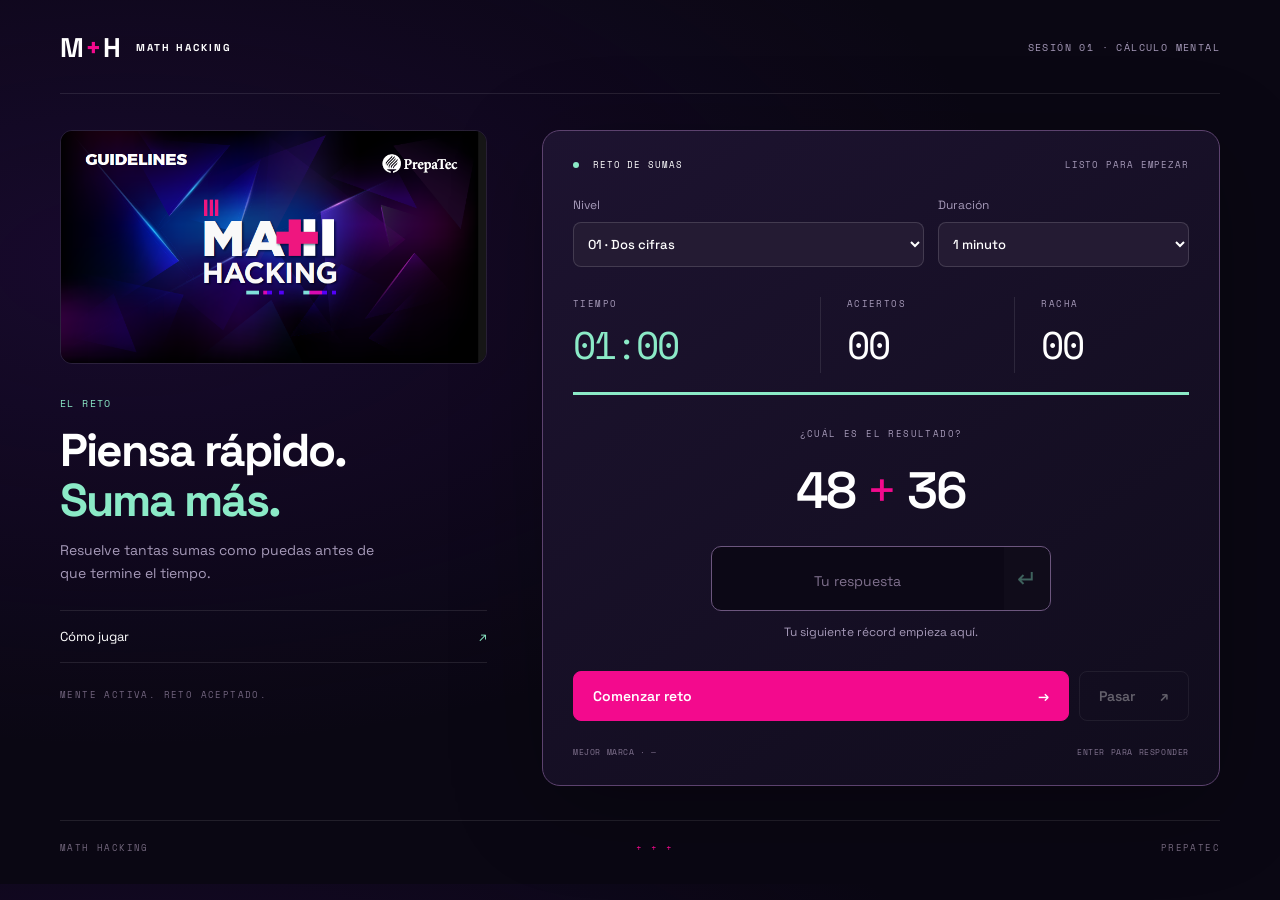
<file: index.html>
<!doctype html>
<html lang="es"><head><meta charset="utf-8"><meta name="viewport" content="width=device-width,initial-scale=1"><meta name="theme-color" content="#110a29"><title>Math Hacking · Reto de sumas</title><link rel="stylesheet" href="style.css"><script defer src="app.js"></script></head>
<body><main><header><a class="brand" href="./">M<span>+</span>H <small>MATH HACKING</small></a><span class="session">SESIÓN 01 · CÁLCULO MENTAL</span></header>
<div class="layout"><aside><div class="poster"><img src="taller.png" alt="Math Hacking, taller de PrepaTec"></div><div class="intro"><span class="eyebrow">EL RETO</span><h1>Piensa rápido.<br><em>Suma más.</em></h1><p>Resuelve tantas sumas como puedas antes de que termine el tiempo.</p></div><details><summary>Cómo jugar <span>↗</span></summary><p>Elige nivel y duración. Pulsa Comenzar, escribe el resultado y presiona Enter. Puedes pasar una suma. Cada acierto suma un punto.</p></details><div class="aside-foot">MENTE ACTIVA. RETO ACEPTADO.</div></aside>
<section class="arena" aria-label="Reto de cálculo mental"><div class="arena-head"><span><i></i> RETO DE SUMAS</span><span id="state">LISTO PARA EMPEZAR</span></div>
<div class="settings"><label>Nivel<select id="level"><option value="2">01 · Dos cifras</option><option value="3">02 · Tres cifras</option><option value="mix">03 · Tres sumandos</option><option value="4">04 · Cuatro cifras</option></select></label><label>Duración<select id="duration"><option value="60">1 minuto</option><option value="120">2 minutos</option><option value="180">3 minutos</option></select></label></div>
<div class="stats"><div><span>TIEMPO</span><strong id="time">01:00</strong></div><div><span>ACIERTOS</span><strong id="score">00</strong></div><div><span>RACHA</span><strong id="streak">00</strong></div></div><div class="track"><div id="progress"></div></div>
<div id="play"><div class="question-label" id="question-label">¿CUÁL ES EL RESULTADO?</div><div class="equation" id="equation">48 <b>+</b> 36</div><form id="answer-form"><label class="sr" for="answer">Tu respuesta</label><input id="answer" type="text" inputmode="numeric" autocomplete="off" placeholder="Tu respuesta" disabled><button id="check" type="submit" disabled aria-label="Comprobar respuesta">↵</button></form><div class="feedback" id="feedback" role="status" aria-live="polite">Tu siguiente récord empieza aquí.</div></div>
<div id="results" hidden><span class="eyebrow">RETO COMPLETADO</span><h2>¡Tiempo!</h2><div class="result-score"><span id="final-score">0</span> aciertos</div><p id="summary"></p><p id="record"></p></div>
<div class="actions"><button class="primary" id="start">Comenzar reto <span>→</span></button><button class="secondary" id="skip" disabled>Pasar <span>↗</span></button></div><div class="arena-foot"><span id="best">MEJOR MARCA · —</span><span>ENTER PARA RESPONDER</span></div></section></div><footer>MATH HACKING <span>+ + +</span> PREPATEC</footer></main></body></html>
</file>
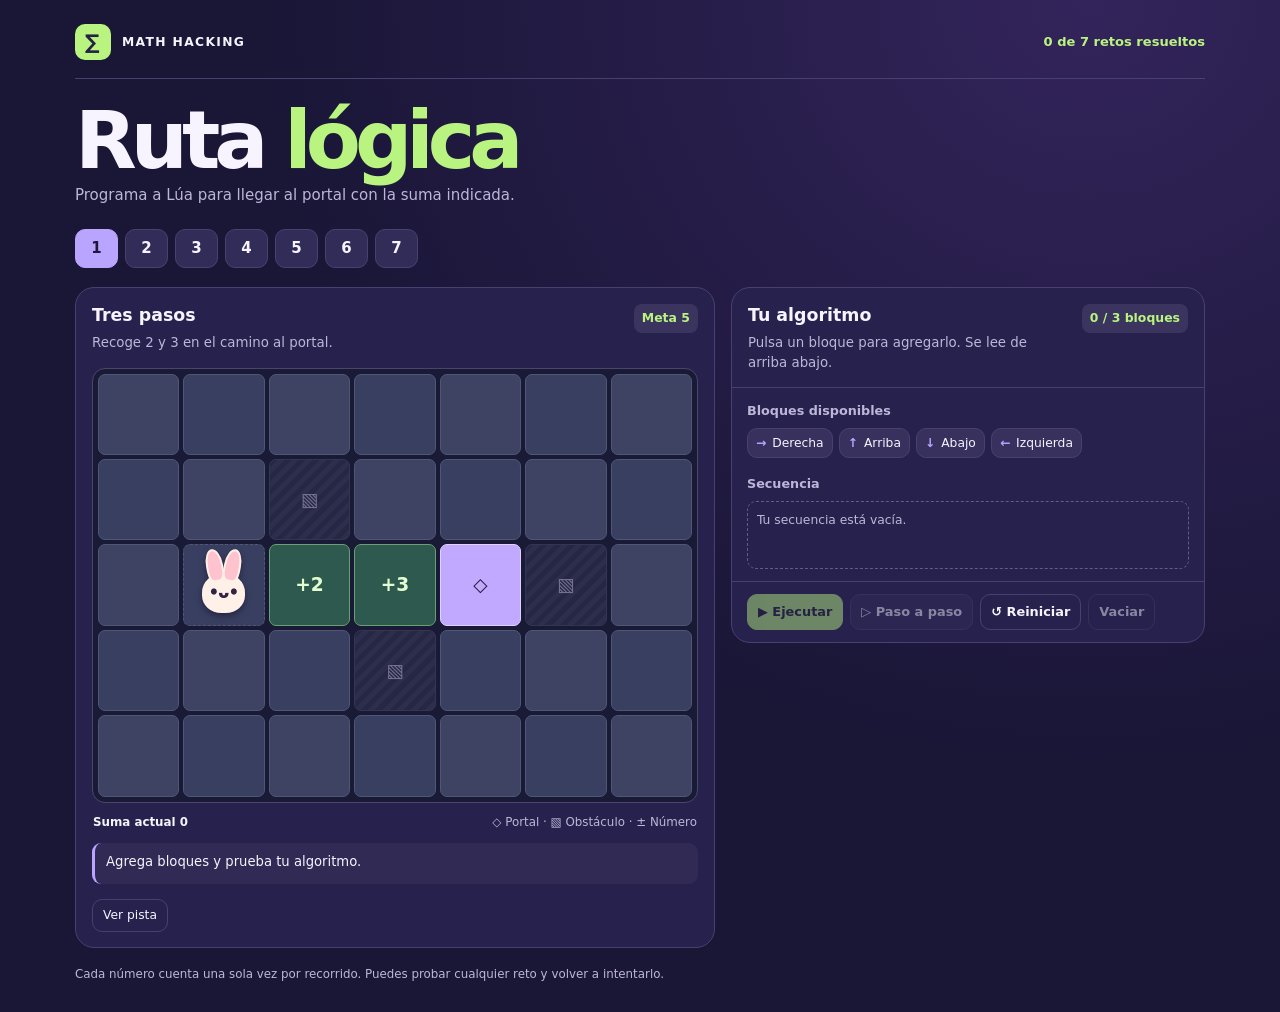
<file: ruta-logica/index.html>
<!doctype html>
<html lang="es-MX">
<head>
<meta charset="utf-8">
<meta name="viewport" content="width=device-width, initial-scale=1">
<meta name="theme-color" content="#1b1841">
<meta name="description" content="Arma algoritmos y resuelve retos de lógica matemática en Math Hacking.">
<title>Ruta lógica · Math Hacking</title>
<style>
:root{color-scheme:dark;--ink:#f7f3ff;--muted:#beb6d8;--panel:#26224d;--edge:#48416f;--mint:#baf480;--violet:#b9a4ff;--pink:#ffadc5;--bg:#191636;font:500 15px/1.5 system-ui,sans-serif}
*{box-sizing:border-box}body{margin:0;color:var(--ink);background:radial-gradient(ellipse at 85% 0,#33245b,transparent 54%),var(--bg);min-height:100vh}button,select{font:inherit;color:inherit}button{cursor:pointer}button:disabled,select:disabled{cursor:default;opacity:.48}button:focus-visible,select:focus-visible{outline:3px solid var(--mint);outline-offset:3px}button,select{border:1px solid var(--edge);background:#322c58;border-radius:10px}button:hover:not(:disabled){filter:brightness(1.16)}button[hidden]{display:none}
.shell{max-width:1230px;margin:auto;padding:24px clamp(14px,4vw,50px) 28px}.top,.board-head,.editor-head,.actions,.caption{display:flex;align-items:center;justify-content:space-between;gap:12px}.top{padding-bottom:18px;border-bottom:1px solid var(--edge);flex-wrap:wrap}.brand{display:flex;align-items:center;gap:11px;font-weight:850;letter-spacing:.11em;font-size:.82rem}.brand b{display:grid;place-items:center;width:36px;height:36px;background:var(--mint);color:#252246;border-radius:10px;font-size:1.35rem}.progress{color:var(--mint);font-weight:750;font-size:.87rem}
.intro{padding:22px 0 15px}.intro p{margin:4px 0;color:var(--muted)}h1,h2,h3,p{margin:0}h1{font-size:clamp(2.7rem,7vw,5.35rem);font-weight:900;line-height:.99;letter-spacing:-.075em}h1 span{color:var(--mint)}h2{font-size:1.16rem;line-height:1.3}h3{font-size:.85rem;margin-bottom:8px;color:var(--muted)}.levels{display:flex;gap:7px;flex-wrap:wrap;margin:3px 0 19px}.level{min-width:43px;min-height:39px;padding:5px 10px;font-weight:750}.level[aria-current=true]{background:var(--violet);color:#1e1939;border-color:var(--violet)}.done::after{content:" ✓";color:var(--mint)}.done[aria-current=true]::after{color:#23432b}
.layout{display:grid;grid-template-columns:minmax(0,1.35fr) minmax(0,1fr);gap:16px;align-items:start}.card{background:var(--panel);border:1px solid var(--edge);border-radius:19px;min-width:0;overflow:hidden}.board-head,.editor-head{align-items:flex-start;padding:16px 16px 10px}.mission{margin:6px 0 0;color:var(--muted);font-size:.89rem}.chip{white-space:nowrap;background:#3b345f;border-radius:8px;padding:5px 8px;color:var(--mint);font-weight:750;font-size:.83rem}.board-wrap{padding:5px 16px 12px}.cases{display:flex;flex-wrap:wrap;gap:7px;margin:1px 0 9px}.cases:empty{display:none}.cases button{padding:5px 9px;font-size:.82rem}.cases [aria-pressed=true]{background:var(--violet);color:#201936}.grid{position:relative;display:grid;grid-template-columns:repeat(7,minmax(0,1fr));gap:4px;border:1px solid #4b4669;border-radius:13px;background:#191a36;padding:5px;overflow:hidden}.tile{display:grid;place-items:center;aspect-ratio:1;background:#3e4263;border:1px solid #515675;border-radius:7px;font-weight:850;font-size:clamp(.74rem,2.2vw,1.24rem);color:var(--ink)}.tile:nth-child(even){background:#393f61}.tile.wall{background:repeating-linear-gradient(135deg,#262744 0 5px,#2d2e4c 5px 10px);border-color:#353552;color:#777394}.tile.goal{color:#211a38;background:#c0a9ff;border-color:#e0d2ff}.tile.value{background:#2e594e;color:#e4ffd2;border-color:#6b9f73}.tile.negative{background:#693a57;color:#ffecf3;border-color:#9d5e7a}.tile.collected{color:#e0ddea;background:#434769}.tile.home{border-style:dashed}
.rabbit{position:absolute;left:0;top:0;z-index:2;pointer-events:none;display:grid;place-items:center;transition:transform .27s ease;filter:drop-shadow(0 3px 3px #16122b99)}.rabbit i{position:relative;width:54%;height:49%;border-radius:49% 49% 44% 44%;background:#fff1e7;margin-top:20%;display:grid;place-items:center;color:#302343;font-style:normal;font-size:clamp(.58rem,1.65vw,1rem);font-weight:950;line-height:1}.rabbit i::before,.rabbit i::after{content:"";position:absolute;width:30%;height:74%;bottom:78%;background:#ffc2cf;border:2px solid #fff1e7;border-radius:60% 60% 40% 40%}.rabbit i::before{left:9%;transform:rotate(-11deg)}.rabbit i::after{right:9%;transform:rotate(11deg)}.rabbit.hop i{animation:hop .3s ease}@keyframes hop{50%{transform:translateY(-30%) rotate(-5deg)}}@media(prefers-reduced-motion:reduce){.rabbit{transition:none}.rabbit.hop i{animation:none}}
.caption{padding:11px 1px 0;flex-wrap:wrap;color:var(--muted);font-size:.79rem}.caption strong{color:var(--ink)}.feedback{margin:0 16px 15px;padding:9px 11px;background:#312a54;border-radius:9px;border-left:3px solid var(--violet);min-height:41px;font-size:.88rem;overflow-wrap:anywhere}.feedback.good{border-color:var(--mint);color:var(--mint)}.feedback.bad{border-color:var(--pink);color:#ffd5e4}.board-actions{display:flex;gap:8px;margin:0 16px 15px;flex-wrap:wrap}.board-actions button{padding:6px 10px;font-size:.82rem}
.editor-head{border-bottom:1px solid var(--edge);padding-bottom:14px}.editor-body{padding:13px 15px 12px}.palette{display:flex;flex-wrap:wrap;gap:6px}.palette button{padding:5px 8px;background:#38315d;font-size:.82rem}.palette b{color:var(--violet);margin-right:2px}.algorithm{margin-top:16px}.sequence{display:grid;gap:6px;min-height:68px;padding:0;margin:0;list-style:none}.sequence .sequence{padding:5px 0 5px 11px;margin:0 7px 6px 12px;border-left:2px solid #655a8e;min-height:0}.empty{padding:9px;border:1px dashed #655a8e;border-radius:9px;color:var(--muted);font-size:.82rem}.block{background:#322d57;border:1px solid #524972;border-radius:9px;min-width:0}.block.active{outline:2px solid var(--mint);outline-offset:1px}.row{display:flex;flex-wrap:wrap;align-items:center;gap:5px;padding:5px;font-size:.8rem}.row strong{flex:1;min-width:max-content;padding-left:3px}.row select{font-size:.79rem;max-width:100%;min-height:28px;padding:1px 3px}.row button{min-width:28px;min-height:28px;padding:0 3px}.row button[aria-pressed=true]{background:var(--violet);color:#201936}.actions{padding:12px 15px;border-top:1px solid var(--edge);justify-content:flex-start;flex-wrap:wrap;gap:7px}.actions button{padding:7px 10px;font-weight:780;font-size:.86rem}.primary{background:var(--mint);border-color:var(--mint);color:#22213a}.quiet{background:transparent}.picker{margin:8px 0 0;color:var(--muted);font-size:.8rem}.footer{margin-top:18px;color:var(--muted);font-size:.79rem}
@media(max-width:760px){.layout{grid-template-columns:1fr}.shell{padding-top:15px}.intro{padding-top:17px}.tile{font-size:clamp(.77rem,3.5vw,1.16rem)}.rabbit i{font-size:clamp(.6rem,2.5vw,1rem)}}@media(max-width:370px){.board-wrap,.editor-body{padding-inline:9px}.board-head,.editor-head{padding-inline:9px}.chip{padding-inline:5px}}
</style>
</head>
<body>
<main class="shell">
  <header class="top">
    <div class="brand"><b aria-hidden="true">∑</b> MATH HACKING</div>
    <span class="progress" id="progress"></span>
  </header>
  <section class="intro">
    <h1>Ruta <span>lógica</span></h1>
    <p>Programa a Lúa para llegar al portal con la suma indicada.</p>
  </section>
  <nav class="levels" id="levels" aria-label="Retos"></nav>
  <div class="layout">
    <section class="card" aria-labelledby="challenge">
      <header class="board-head">
        <div><h2 id="challenge"></h2><p class="mission" id="mission"></p></div>
        <span class="chip" id="target"></span>
      </header>
      <div class="board-wrap">
        <div class="cases" id="cases" aria-label="Variantes del tablero"></div>
        <div class="grid" id="grid" role="group" aria-label="Tablero"></div>
        <div class="caption"><strong id="sum"></strong><span>◇ Portal · ▧ Obstáculo · ± Número</span></div>
      </div>
      <p class="feedback" id="feedback" role="status" aria-live="polite"></p>
      <div class="board-actions"><button id="hint" class="quiet" aria-controls="hint-text" aria-expanded="false">Ver pista</button><button id="next" class="primary" hidden>Siguiente reto →</button></div>
      <p class="feedback" id="hint-text" hidden></p>
    </section>
    <section class="card" aria-labelledby="editor-title">
      <header class="editor-head">
        <div><h2 id="editor-title">Tu algoritmo</h2><p class="mission">Pulsa un bloque para agregarlo. Se lee de arriba abajo.</p></div>
        <span class="chip" id="budget"></span>
      </header>
      <div class="editor-body">
        <h3>Bloques disponibles</h3>
        <div class="palette" id="palette"></div>
        <p class="picker" id="picker"></p>
        <div class="algorithm"><h3>Secuencia</h3><ol class="sequence" id="sequence"></ol></div>
      </div>
      <div class="actions">
        <button class="primary" id="run">▶ Ejecutar</button>
        <button id="step">▷ Paso a paso</button>
        <button class="quiet" id="reset">↺ Reiniciar</button>
        <button class="quiet" id="clear">Vaciar</button>
      </div>
    </section>
  </div>
  <footer class="footer">Cada número cuenta una sola vez por recorrido. Puedes probar cualquier reto y volver a intentarlo.</footer>
</main>
<script>
"use strict";

const directions = {
  right: { label: "Derecha", icon: "→", dx: 1, dy: 0 },
  up: { label: "Arriba", icon: "↑", dx: 0, dy: -1 },
  down: { label: "Abajo", icon: "↓", dx: 0, dy: 1 },
  left: { label: "Izquierda", icon: "←", dx: -1, dy: 0 }
};
const predicates = {
  even: { label: "La suma es par", test: sum => sum % 2 === 0 },
  odd: { label: "La suma es impar", test: sum => sum % 2 !== 0 },
  both: { label: "La suma es par Y ≥ 6", test: sum => sum % 2 === 0 && sum >= 6 }
};
const width = 7;
const height = 5;
const challenges = [
  {
    title: "Tres pasos", concept: "Secuencias", limit: 3,
    mission: "Recoge 2 y 3 en el camino al portal.",
    hint: "El portal está tres casillas a la derecha de Lúa.",
    boards: [{ start: [1, 2], goal: [4, 2], target: 5, values: {"2,2": 2, "3,2": 3}, walls: ["2,1", "3,3", "5,2"] }]
  },
  {
    title: "El desvío", concept: "Orden", limit: 6,
    mission: "Rodea los obstáculos y elige los números que suman 7.",
    hint: "Recoge el 4 en la fila de inicio y sube por la columna del 3.",
    boards: [{ start: [1, 3], goal: [5, 1], target: 7, values: {"2,3": 4, "3,2": 3, "4,3": -2, "1,1": 8}, walls: ["1,2", "2,2", "4,2", "5,2", "5,3"] }]
  },
  {
    title: "Salto exacto", concept: "Desplazamiento", limit: 3, jump: true,
    mission: "Un salto avanza dos casillas y solo recoge el número del aterrizaje.",
    hint: "Salta a la derecha desde el inicio. Después pasa por el −2.",
    boards: [{ start: [1, 2], goal: [5, 2], target: 4, values: {"3,2": 6, "4,2": -2}, walls: ["2,2", "3,1", "3,3", "5,1"] }]
  },
  {
    title: "Patrón de doses", concept: "Bucles", limit: 3, repeat: true, required: "repeat",
    mission: "Usa un bloque Repetir para recoger tres doses con el mismo movimiento.",
    hint: "Agrega Repetir, deja 3 vueltas e inserta dentro un paso a la derecha. Luego agrega el último paso fuera del bucle.",
    boards: [{ start: [1, 3], goal: [4, 2], target: 6, values: {"2,3": 2, "3,3": 2, "4,3": 2}, walls: ["2,2", "3,2", "5,3", "4,4"] }]
  },
  {
    title: "La puerta par", concept: "Condicionales", limit: 4, jump: true, condition: true, required: "condition",
    mission: "Usa un bloque Si para saltar cuando la suma sea par.",
    hint: "Da un paso a la derecha para recoger 4. Dentro del Si, coloca un salto a la derecha.",
    boards: [{ start: [1, 2], goal: [5, 2], target: 6, values: {"2,2": 4, "4,2": 2}, walls: ["3,2", "3,1", "4,3", "5,1"] }]
  },
  {
    title: "Un programa, dos rutas", concept: "Paridad", limit: 4, condition: true, required: "condition",
    mission: "El mismo programa debe resolver A y B. Si el número es par, toma la ruta de arriba.",
    hint: "Avanza a la derecha, sube solo si la suma es par y termina con otro paso a la derecha.",
    boards: [
      { start: [1, 2], goal: [3, 1], target: 2, values: {"2,2": 2}, walls: ["3,2", "1,1", "2,3"] },
      { start: [1, 2], goal: [3, 2], target: 3, values: {"2,2": 3}, walls: ["2,1", "1,1", "2,3"] }
    ]
  },
  {
    title: "Las dos condiciones", concept: "Operador Y", limit: 4, condition: true, required: "condition", conjunction: true,
    mission: "Resuelve A, B y C con un programa. Sube únicamente si la suma es par y es de al menos 6.",
    hint: "Prueba el predicado «La suma es par Y ≥ 6» después de recoger el primer número.",
    boards: [
      { start: [1, 2], goal: [3, 1], target: 8, values: {"2,2": 8}, walls: ["3,2", "1,1", "2,3"] },
      { start: [1, 2], goal: [3, 2], target: 4, values: {"2,2": 4}, walls: ["2,1", "1,1", "2,3"] },
      { start: [1, 2], goal: [3, 2], target: 7, values: {"2,2": 7}, walls: ["2,1", "1,1", "2,3"] }
    ]
  }
];

const caseNames = ["A", "B", "C"];
const storageKey = "math-hacking-ruta-logica-v1";
const initialMessage = "Agrega bloques y prueba tu algoritmo.";
const $ = id => document.getElementById(id);
const keyAt = (x, y) => x + "," + y;
const signed = value => value >= 0 ? "+" + value : "−" + Math.abs(value);
const isContainer = block => block.kind === "repeat" || block.kind === "condition";

function loadProgress() {
  try {
    const saved = JSON.parse(localStorage.getItem(storageKey) || "[]");
    return new Set(Array.isArray(saved) ? saved.filter(index => Number.isInteger(index) && index >= 0 && index < challenges.length) : []);
  } catch {
    return new Set();
  }
}

function newPosition(board) {
  return { x: board.start[0], y: board.start[1], sum: 0, collected: new Set() };
}

function* instructions(blocks, position) {
  for (const block of blocks) {
    if (block.kind === "repeat") {
      for (let lap = 1; lap <= block.times; lap++) {
        yield { block, message: "Repetición " + lap + " de " + block.times + "." };
        yield* instructions(block.children, position);
      }
    } else if (block.kind === "condition") {
      const predicate = predicates[block.predicate];
      const matches = predicate.test(position.sum);
      yield { block, message: predicate.label + " → " + (matches ? "verdadero. Entra al bloque." : "falso. Omite el bloque.") };
      if (matches) yield* instructions(block.children, position);
    } else {
      yield { block };
    }
  }
}

function move(board, position, block) {
  const direction = directions[block.direction];
  const distance = block.kind === "jump" ? 2 : 1;
  const x = position.x + direction.dx * distance;
  const y = position.y + direction.dy * distance;
  const key = keyAt(x, y);
  if (x < 0 || x >= width || y < 0 || y >= height) return { error: "Lúa saldría del tablero." };
  if (board.walls.includes(key)) return { error: "Lúa chocaría con un obstáculo en la casilla de llegada." };
  position.x = x;
  position.y = y;
  if (!Object.hasOwn(board.values, key) || position.collected.has(key)) return { message: direction.label + "." };
  const value = board.values[key];
  position.collected.add(key);
  position.sum += value;
  return { message: direction.label + ". Recogiste " + signed(value) + "." };
}

function resultFor(board, position, required, used) {
  if (position.x !== board.goal[0] || position.y !== board.goal[1]) return "El programa terminó antes de llegar al portal.";
  if (position.sum !== board.target) return "Llegaste al portal con " + position.sum + ". La meta era " + board.target + ".";
  if (required && !used.has(required)) return "Incluye un bloque " + (required === "repeat" ? "Repetir" : "Si") + " que se ejecute.";
  return "";
}

function countBlocks(blocks) {
  return blocks.reduce((count, block) => count + 1 + countBlocks(block.children), 0);
}

function hasEmptyContainer(blocks) {
  return blocks.some(block => isContainer(block) && (!block.children.length || hasEmptyContainer(block.children)));
}

const completed = loadProgress();
const programs = challenges.map(() => []);
let levelIndex = 0;
let caseIndex = 0;
let nextId = 0;
let insertion = null;
let activeId = null;
let position;
let execution = null;
let timer = null;
let running = false;
let won = false;
let showHint = false;
let tiles = [];
let rabbit;

const current = () => challenges[levelIndex];
const board = () => current().boards[caseIndex];
const program = () => programs[levelIndex];

function node(tag, label, className) {
  const element = document.createElement(tag);
  if (label) element.textContent = label;
  if (className) element.className = className;
  return element;
}

function button(label, action, accessibleName) {
  const element = node("button", label);
  element.type = "button";
  if (accessibleName) element.setAttribute("aria-label", accessibleName);
  element.addEventListener("click", action);
  return element;
}

function tell(message, style = "") {
  $("feedback").textContent = message;
  $("feedback").className = ("feedback " + style).trim();
}

function renderLevels() {
  $("progress").textContent = completed.size + " de " + challenges.length + " retos resueltos";
  $("levels").replaceChildren(...challenges.map((challenge, index) => {
    const label = "Reto " + (index + 1) + ". " + challenge.title + (completed.has(index) ? ", resuelto" : "");
    const element = button(String(index + 1), () => selectLevel(index), label);
    element.className = "level" + (completed.has(index) ? " done" : "");
    element.title = challenge.concept + " · " + challenge.title;
    if (index === levelIndex) element.setAttribute("aria-current", "true");
    return element;
  }));
}

function renderBoard() {
  $("target").textContent = "Meta " + board().target;
  $("cases").replaceChildren(...(current().boards.length > 1 ? current().boards.map((_, index) => {
    const element = button("Tablero " + caseNames[index], () => {
      resetExecution(index);
      tell("Tablero " + caseNames[index] + " listo para explorar.");
    });
    element.setAttribute("aria-pressed", String(caseIndex === index));
    return element;
  }) : []));
  tiles = [];
  const map = board();
  for (let y = 0; y < height; y++) {
    for (let x = 0; x < width; x++) {
      const key = keyAt(x, y);
      const value = map.values[key];
      const isGoal = x === map.goal[0] && y === map.goal[1];
      const isHome = x === map.start[0] && y === map.start[1];
      const isWall = map.walls.includes(key);
      const tile = node("div", isGoal ? "◇" : isWall ? "▧" : value === undefined ? "" : signed(value), "tile");
      if (isGoal) tile.classList.add("goal");
      if (isWall) tile.classList.add("wall");
      if (isHome) tile.classList.add("home");
      if (value !== undefined) tile.classList.add("value");
      if (value < 0) tile.classList.add("negative");
      const location = "Fila " + (y + 1) + ", columna " + (x + 1);
      const content = isGoal ? "portal" : isHome ? "inicio" : isWall ? "obstáculo" : value === undefined ? "libre" : "número " + signed(value);
      tile.setAttribute("role", "img");
      tile.setAttribute("aria-label", location + ", " + content);
      tiles.push(tile);
    }
  }
  rabbit = node("div", "", "rabbit");
  rabbit.append(node("i", "•ᴗ•"));
  rabbit.setAttribute("aria-hidden", "true");
  $("grid").replaceChildren(...tiles, rabbit);
  updatePosition(false);
}

function updatePosition(animate) {
  const tile = tiles[position.y * width + position.x];
  if (!tile) return;
  rabbit.style.transitionDuration = animate ? "" : "0s";
  rabbit.style.width = tile.offsetWidth + "px";
  rabbit.style.height = tile.offsetHeight + "px";
  rabbit.style.transform = "translate(" + tile.offsetLeft + "px," + tile.offsetTop + "px)";
  rabbit.classList.remove("hop");
  if (animate) {
    void rabbit.offsetWidth;
    rabbit.classList.add("hop");
  }
  $("sum").textContent = "Suma actual " + position.sum;
  $("sum").setAttribute("aria-label", "Suma actual " + position.sum + ". Lúa está en fila " + (position.y + 1) + ", columna " + (position.x + 1));
  for (const key of position.collected) {
    const [x, y] = key.split(",").map(Number);
    const collected = tiles[y * width + x];
    collected.classList.add("collected");
    collected.textContent = "✓";
    collected.setAttribute("aria-label", "Fila " + (y + 1) + ", columna " + (x + 1) + ", número recogido");
  }
}

function selectLevel(index) {
  levelIndex = index;
  insertion = null;
  showHint = false;
  $("challenge").textContent = current().title;
  $("mission").textContent = current().mission;
  $("hint").textContent = "Ver pista";
  $("hint").setAttribute("aria-expanded", "false");
  $("hint-text").hidden = true;
  $("next").hidden = true;
  renderLevels();
  resetExecution(0);
  tell(initialMessage);
}

function stopTimer() {
  clearTimeout(timer);
  timer = null;
  running = false;
}

function resetExecution(index = caseIndex) {
  stopTimer();
  execution = null;
  activeId = null;
  won = false;
  $("next").hidden = true;
  caseIndex = index;
  position = newPosition(board());
  renderBoard();
  renderEditor();
}

function edit(change) {
  change();
  resetExecution();
  tell("Algoritmo actualizado. Puedes probarlo.");
}

function addBlock(kind, direction) {
  if (countBlocks(program()) >= current().limit) return;
  const focusIndex = [...$("palette").children].indexOf(document.activeElement);
  edit(() => {
    const block = { id: ++nextId, kind, direction, times: 3, predicate: "even", children: [] };
    (insertion ? insertion.children : program()).push(block);
    if (isContainer(block)) insertion = block;
  });
  const control = $("palette").children[focusIndex];
  if (control) (control.disabled ? $("run") : control).focus();
}

function setInsertion(block) {
  insertion = block;
  renderEditor();
}

function includesBlock(block, target) {
  return block === target || block.children.some(child => includesBlock(child, target));
}

function blockSelect(options, value, label, onChange) {
  const select = node("select");
  select.setAttribute("aria-label", label);
  for (const [id, text] of options) {
    const option = node("option", text);
    option.value = id;
    select.append(option);
  }
  select.value = value;
  select.addEventListener("change", () => onChange(select.value));
  return select;
}

function renderSequence(list, blocks, nested = false) {
  list.replaceChildren();
  if (!blocks.length) {
    list.append(node("li", nested ? "Agrega aquí las instrucciones del bloque." : "Tu secuencia está vacía.", "empty"));
  }
  for (const [index, block] of blocks.entries()) {
    const item = node("li", "", "block");
    item.dataset.id = block.id;
    item.classList.toggle("active", activeId === block.id);
    const row = node("div", "", "row");
    const label = block.kind === "repeat" ? "Repetir" : block.kind === "condition" ? "Si…" : (block.kind === "jump" ? "Salto " : "Paso ") + directions[block.direction].icon;
    row.append(node("strong", (index + 1) + ". " + label));
    if (block.kind === "jump") {
      const options = Object.entries(directions).map(([id, direction]) => [id, direction.label]);
      row.append(blockSelect(options, block.direction, "Dirección del salto", value => edit(() => { block.direction = value; })));
    }
    if (block.kind === "repeat") {
      const options = [2, 3, 4, 5].map(times => [times, times + " vueltas"]);
      row.append(blockSelect(options, block.times, "Número de vueltas", value => edit(() => { block.times = Number(value); })));
    }
    if (block.kind === "condition") {
      const options = Object.entries(predicates).filter(([id]) => id !== "both" || current().conjunction);
      row.append(blockSelect(options.map(([id, condition]) => [id, condition.label]), block.predicate, "Condición del bloque Si", value => edit(() => { block.predicate = value; })));
    }
    const reorder = (offset, icon, name) => {
      const control = button(icon, () => edit(() => {
        const neighbor = index + offset;
        [blocks[index], blocks[neighbor]] = [blocks[neighbor], blocks[index]];
      }), name + " " + label);
      control.disabled = index + offset < 0 || index + offset >= blocks.length;
      return control;
    };
    row.append(reorder(-1, "↑", "Subir"), reorder(1, "↓", "Bajar"), button("×", () => edit(() => {
      if (includesBlock(block, insertion)) insertion = null;
      blocks.splice(index, 1);
    }), "Quitar " + label));
    item.append(row);
    if (isContainer(block)) {
      const inside = button("+ Dentro", () => setInsertion(insertion === block ? null : block), "Insertar dentro de " + label);
      inside.setAttribute("aria-pressed", String(insertion === block));
      row.append(inside);
      const children = node("ol", "", "sequence");
      renderSequence(children, block.children, true);
      item.append(children);
    }
    list.append(item);
  }
}

function renderEditor() {
  const challenge = current();
  const count = countBlocks(program());
  $("budget").textContent = count + " / " + challenge.limit + " bloques";
  const palette = Object.entries(directions).map(([direction, data]) => {
    const element = button("", () => addBlock("move", direction), "Agregar paso a la " + data.label.toLowerCase());
    if (direction === "up" || direction === "down") element.setAttribute("aria-label", "Agregar paso hacia " + data.label.toLowerCase());
    element.append(node("b", data.icon), document.createTextNode(" " + data.label));
    return element;
  });
  if (challenge.jump) palette.push(button("↠ Saltar", () => addBlock("jump", "right")));
  if (challenge.repeat) palette.push(button("⟳ Repetir", () => addBlock("repeat")));
  if (challenge.condition) palette.push(button("◇ Si…", () => addBlock("condition")));
  palette.forEach(element => { element.disabled = count >= challenge.limit; });
  $("palette").replaceChildren(...palette);
  $("picker").textContent = insertion ? "Insertando dentro de " + (insertion.kind === "repeat" ? "Repetir" : "Si") + ". Pulsa «+ Dentro» otra vez para salir." : "";
  renderSequence($("sequence"), program());
  $("run").disabled = count === 0;
  $("step").disabled = count === 0 || running;
  $("clear").disabled = count === 0;
  $("run").textContent = running ? "Ⅱ Pausar" : "▶ Ejecutar";
}

function begin() {
  if (execution && !execution.finished) return true;
  if (hasEmptyContainer(program())) {
    tell("Agrega al menos una instrucción dentro de cada bloque Repetir o Si.", "bad");
    return false;
  }
  resetExecution(0);
  execution = { iterator: instructions(program(), position), used: new Set(), finished: false, steps: 0 };
  return true;
}

function finish(error) {
  stopTimer();
  execution.finished = true;
  renderEditor();
  if (error) {
    const prefix = current().boards.length > 1 ? "Tablero " + caseNames[caseIndex] + ". " : "";
    tell(prefix + error, "bad");
    return;
  }
  won = true;
  completed.add(levelIndex);
  try {
    localStorage.setItem(storageKey, JSON.stringify([...completed]));
  } catch {
    // The game stays playable if browser storage is unavailable.
  }
  renderLevels();
  $("next").hidden = levelIndex === challenges.length - 1;
  const prefix = current().boards.length > 1 ? "Todos los tableros resueltos." : "¡Reto resuelto! Lúa llegó al portal con la suma exacta.";
  tell(prefix + (completed.size === challenges.length ? " Completaste los siete retos." : ""), "good");
}

function advance() {
  const { value, done } = execution.iterator.next();
  if (done) {
    const error = resultFor(board(), position, current().required, execution.used);
    if (error || caseIndex + 1 === current().boards.length) {
      activeId = null;
      finish(error);
      return;
    }
    caseIndex++;
    position = newPosition(board());
    execution.iterator = instructions(program(), position);
    execution.used.clear();
    execution.steps = 0;
    activeId = null;
    renderBoard();
    tell("Tablero anterior resuelto. Sigue el tablero " + caseNames[caseIndex] + ".");
  } else {
    execution.steps++;
    activeId = value.block.id;
    execution.used.add(value.block.kind);
    const outcome = value.message ? value : move(board(), position, value.block);
    const prefix = "Paso " + execution.steps + ". ";
    if (outcome.error) {
      finish(prefix + outcome.error);
      return;
    }
    if (!value.message) updatePosition(true);
    tell(prefix + outcome.message + " Suma " + position.sum + ".");
  }
  for (const item of $("sequence").querySelectorAll(".block")) {
    item.classList.toggle("active", Number(item.dataset.id) === activeId);
  }
}

function tick() {
  if (!running) return;
  advance();
  if (running) timer = setTimeout(tick, 440);
}

$("run").addEventListener("click", () => {
  if (running) {
    stopTimer();
    renderEditor();
    tell("En pausa. Puedes continuar o avanzar un paso.");
    return;
  }
  if (begin()) {
    running = true;
    renderEditor();
    tick();
  }
});
$("step").addEventListener("click", () => { if (begin()) advance(); });
$("clear").addEventListener("click", () => edit(() => { program().length = 0; insertion = null; }));
$("reset").addEventListener("click", () => { resetExecution(0); tell("Lúa volvió al inicio. Tu secuencia sigue lista."); });
$("next").addEventListener("click", () => { if (won && levelIndex + 1 < challenges.length) selectLevel(levelIndex + 1); });
$("hint").addEventListener("click", () => {
  showHint = !showHint;
  $("hint").textContent = showHint ? "Ocultar pista" : "Ver pista";
  $("hint").setAttribute("aria-expanded", String(showHint));
  $("hint-text").hidden = !showHint;
  $("hint-text").textContent = current().hint;
});
window.addEventListener("resize", () => updatePosition(false));
selectLevel(0);
</script>
</body>
</html>
</file>
<file: style.css>
@import url('https://fonts.googleapis.com/css2?family=Space+Grotesk:wght@400;500;600;700&family=Space+Mono:wght@400;700&display=swap');
:root{color-scheme:dark;--pink:#f30a8d;--mint:#8beac7;--muted:#a69ab9;--line:#ffffff19}*{box-sizing:border-box}body{margin:0;background:#0a0713;color:#fff;font-family:'Space Grotesk',sans-serif;background-image:radial-gradient(ellipse at 10% 30%,#40117a40,transparent 55%)}main{max-width:1240px;margin:auto;padding:30px 40px}header{display:flex;justify-content:space-between;align-items:center;padding-bottom:28px;border-bottom:1px solid var(--line)}.brand{text-decoration:none;color:white;font-weight:700;font-size:27px;letter-spacing:-2px;display:flex;align-items:center;gap:3px}.brand>span{color:var(--pink)}.brand small{font-size:10px;letter-spacing:2px;margin-left:14px}.session,.eyebrow,.arena-head,.arena-foot,footer,.question-label,.stats span,.aside-foot{font-family:'Space Mono',monospace;font-size:10px;letter-spacing:1.4px}.session{color:var(--muted)}.layout{display:grid;grid-template-columns:.85fr 1.35fr;gap:55px;padding-top:36px}.poster{overflow:hidden;border-radius:12px;border:1px solid var(--line)}.poster img{width:100%;display:block}.intro{padding-top:27px}.eyebrow{color:var(--mint)}h1{font-size:46px;line-height:1.08;letter-spacing:-2px;margin:14px 0}h1 em{font-style:normal;color:var(--mint)}p{color:var(--muted);line-height:1.6;font-size:14px;max-width:340px}details{border-top:1px solid var(--line);border-bottom:1px solid var(--line);margin-top:26px;padding:17px 0;font-size:13px}summary{cursor:pointer;list-style:none;display:flex;justify-content:space-between}summary span{color:var(--mint)}.aside-foot{color:#71647e;margin-top:25px;font-size:9px}.arena{border:1px solid #5c426e;background:linear-gradient(145deg,#1d1330,#100c1c);border-radius:18px;padding:27px 30px;box-shadow:0 20px 90px #0004}.arena-head{display:flex;justify-content:space-between;font-size:9px;letter-spacing:.9px;color:var(--muted)}.arena-head>span:first-child{color:white}.arena-head i{display:inline-block;width:6px;height:6px;background:var(--mint);border-radius:50%;margin-right:7px}.settings{display:grid;grid-template-columns:1.4fr 1fr;gap:14px;margin:26px 0}label{font-size:12px;color:var(--muted)}select{display:block;width:100%;margin-top:9px;border:1px solid #ffffff24;border-radius:8px;color:white;background:#241b33;padding:12px 10px;font:500 13px 'Space Grotesk',sans-serif}select:disabled{opacity:.55}.stats{display:grid;grid-template-columns:1.3fr 1fr 1fr;gap:20px;margin-top:30px}.stats div+div{border-left:1px solid var(--line);padding-left:26px}.stats span{display:block;color:var(--muted);font-size:9px}.stats strong{font:400 38px 'Space Mono',monospace;display:block;margin-top:6px;letter-spacing:-2px}.stats div:first-child strong{color:var(--mint)}.track{height:3px;background:#ffffff12;margin:19px 0 32px}.track>div{height:100%;width:100%;background:var(--mint);transition:width .2s}#play{text-align:center}.question-label{color:var(--muted);font-size:9px}.equation{font-weight:600;font-size:clamp(30px,4vw,53px);letter-spacing:-2px;margin:18px 0 23px;white-space:nowrap}.equation b{color:var(--pink);font-weight:400}form{display:flex;border:1px solid #6c567e;border-radius:10px;max-width:340px;margin:auto;overflow:hidden;background:#0c0816}input{width:100%;min-width:0;padding:17px;color:white;background:none;border:0;font:20px 'Space Mono',monospace;text-align:center;outline:none}form:focus-within{border-color:var(--mint);box-shadow:0 0 0 2px #8beac71a}input::placeholder{font:14px 'Space Grotesk',sans-serif;color:#80718e}button{cursor:pointer;font-family:inherit}form button{border:0;background:#ffffff0c;color:var(--mint);width:52px;font-size:24px}button:disabled{cursor:default;opacity:.4}.feedback{min-height:48px;padding-top:13px;font-size:12px;color:var(--muted)}.actions{display:flex;gap:10px;margin-top:12px}.actions button{border-radius:8px;padding:15px 19px;font-size:14px;font-weight:600;display:flex;align-items:center;justify-content:space-between}.primary{flex:1;background:var(--pink);border:1px solid var(--pink);color:white}.primary:hover{background:#d60079}.secondary{width:110px;background:none;color:#ddd;border:1px solid #ffffff2a}.arena-foot{display:flex;justify-content:space-between;color:#81738f;margin-top:25px;font-size:8px;letter-spacing:.6px}footer{margin-top:34px;border-top:1px solid var(--line);padding-top:20px;display:flex;justify-content:space-between;color:#73677d;font-size:9px}footer span{color:var(--pink)}.sr{position:absolute;width:1px;height:1px;overflow:hidden;clip:rect(0,0,0,0)}#results{text-align:center;min-height:211px;padding:16px 0}#results h2{font-size:38px;margin:8px 0}.result-score{font-size:20px;color:var(--mint)}#final-score{font:38px 'Space Mono',monospace}#results p{margin:9px auto;font-size:12px}button:focus-visible,summary:focus-visible,select:focus-visible{outline:2px solid var(--mint);outline-offset:4px}[hidden]{display:none!important}@media(max-width:800px){main{padding:22px}.layout{gap:25px;grid-template-columns:1fr}aside{display:grid;grid-template-columns:1fr 1fr;gap:18px}.intro{padding:0}h1{font-size:32px}.intro p{font-size:12px}.poster{align-self:start}details{margin:0;grid-column:1/-1}.aside-foot{display:none}.arena{padding:23px}.session{font-size:8px}.brand small{display:none}}@media(max-width:440px){main{padding:16px}header{padding-bottom:18px}.layout{padding-top:20px}aside{grid-template-columns:1fr}.poster{max-height:160px}.poster img{height:160px;object-fit:cover}.intro{display:none}.stats strong{font-size:30px}.stats div+div{padding-left:16px}.arena{padding:20px 16px}.arena-head{font-size:8px}.equation{font-size:34px}.arena-foot{font-size:7px}.settings{gap:8px}}
</file>
